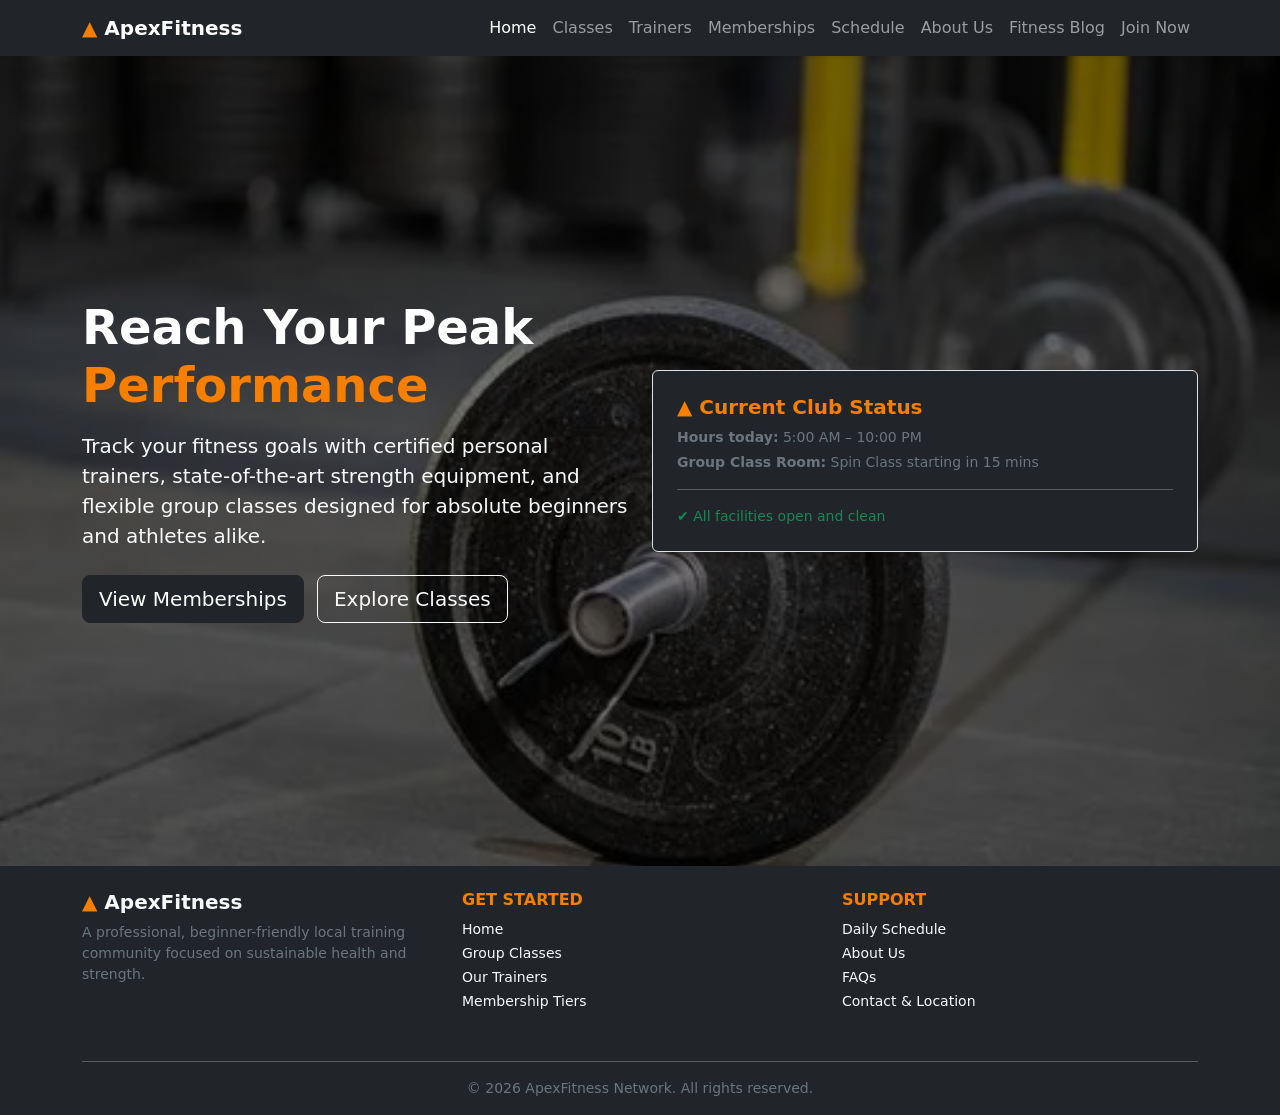
<file: index.html>
<!DOCTYPE html>
<html lang="en">

<!-- Imports Bootstrap and the custom stylesheet used across the website -->
<head>
    <meta charset="UTF-8">
    <meta name="viewport" content="width=device-width, initial-scale=1.0">
    <title>ApexFitness | Reach Your Peak Performance</title>
    <link href="https://cdn.jsdelivr.net/npm/bootstrap@5.3.3/dist/css/bootstrap.min.css" rel="stylesheet">
    <link rel="stylesheet" href="css/style.css">
</head>
<body>

    <!-- Responsive navigation bar for moving between all website pages -->
    <header>
        <nav class="navbar navbar-expand-lg navbar-dark bg-dark shadow-sm">
            <div class="container">
                <a class="navbar-brand fw-bold" href="index.html">
                    <span class="text-fitness-orange">▲</span> ApexFitness
                </a>
                <button class="navbar-toggler" type="button" data-bs-toggle="collapse" data-bs-target="#navMenu">
                    <span class="navbar-toggler-icon"></span>
                </button>
                <div class="collapse navbar-collapse" id="navMenu">
                    <ul class="navbar-nav ms-auto">
                        <li class="nav-item"><a class="nav-link active" href="index.html">Home</a></li>
                        <li class="nav-item"><a class="nav-link" href="classes.html">Classes</a></li>
                        <li class="nav-item"><a class="nav-link" href="trainers.html">Trainers</a></li>
                        <li class="nav-item"><a class="nav-link" href="pricing.html">Memberships</a></li>
                        <li class="nav-item"><a class="nav-link" href="schedule.html">Schedule</a></li>
                        <li class="nav-item"><a class="nav-link" href="about.html">About Us</a></li>
                        <li class="nav-item"><a class="nav-link" href="blog.html">Fitness Blog</a></li>
                        <li class="nav-item"><a class="nav-link" href="contact.html">Join Now</a></li>
                    </ul>
                </div>
            </div>
        </nav>
    </header>

    <!-- Main content area unique to this page -->
    <main>
    <!-- Hero section introducing the gym and primary call-to-action buttons -->
    <section class="hero-section">
    <div class="container py-5">
        <!-- Call-to-action buttons directing users to key pages -->
        <div class="row align-items-center">
            <!-- Left column containing the welcome message and navigation buttons -->
            <div class="col-md-6">
                <h1 class="display-5 fw-bold text-white mb-3">
                    Reach Your Peak <span class="text-fitness-orange">Performance</span>
                </h1>
                <p class="lead text-light mb-4">
                    Track your fitness goals with certified personal trainers, state-of-the-art strength equipment, and flexible group classes designed for absolute beginners and athletes alike.
                </p>
                <div>
                    <a href="pricing.html" class="btn btn-dark btn-lg me-2">View Memberships</a>
                    <a href="classes.html" class="btn btn-outline-light btn-lg">Explore Classes</a>
                </div>
            </div>
                <!-- Right column displaying the gym's current status card -->
                <div class="col-md-6 d-none d-md-block">
                <!-- Information card showing today's gym status and operating hours -->
                <div class="bg-dark text-white p-4 rounded border shadow-sm">
                    <h5 class="fw-bold mb-2 text-fitness-orange">▲ Current Club Status</h5>
                    <p class="mb-1 small text-secondary"><strong>Hours today:</strong> 5:00 AM – 10:00 PM</p>
                    <p class="mb-1 small text-secondary"><strong>Group Class Room:</strong> Spin Class starting in 15 mins</p>
                    <hr class="bg-secondary">
                    <p class="mb-0 text-success small">✔ All facilities open and clean</p>
                </div>
            </div>
        </div>
    </div>
    </section>
</main>

    <!-- Footer with quick navigation links and copyright information -->
    <footer class="bg-dark text-light pt-4 pb-3">
            <div class="container">
                <div class="row">
                    <div class="col-md-4 mb-3">
                        <h5 class="fw-bold"><span class="text-fitness-orange">▲</span> ApexFitness</h5>
                        <p class="text-secondary small">A professional, beginner-friendly local training community focused on sustainable health and strength.</p>
                    </div>
                    <div class="col-md-4 mb-3 footer-links">
                        <h6 class="text-uppercase fw-bold text-fitness-orange">Get Started</h6>
                        <ul class="list-unstyled">
                            <li><a href="index.html" class="text-light text-decoration-none small">Home</a></li>
                            <li><a href="classes.html" class="text-light text-decoration-none small">Group Classes</a></li>
                            <li><a href="trainers.html" class="text-light text-decoration-none small">Our Trainers</a></li>
                            <li><a href="pricing.html" class="text-light text-decoration-none small">Membership Tiers</a></li>
                        </ul>
                    </div>
                    <div class="col-md-4 mb-3 footer-links">
                        <h6 class="text-uppercase fw-bold text-fitness-orange">Support</h6>
                        <ul class="list-unstyled">
                            <li><a href="schedule.html" class="text-light text-decoration-none small">Daily Schedule</a></li>
                            <li><a href="about.html" class="text-light text-decoration-none small">About Us</a></li>
                            <li><a href="faq.html" class="text-light text-decoration-none small">FAQs</a></li>
                            <li><a href="contact.html" class="text-light text-decoration-none small">Contact & Location</a></li>
                        </ul>
                    </div>
                </div>
                <hr class="bg-secondary">
                <div class="text-center text-secondary small">
                    <p class="mb-0">&copy; 2026 ApexFitness Network. All rights reserved.</p>
                </div>
            </div>
    </footer>

    <script src="https://cdn.jsdelivr.net/npm/bootstrap@5.3.3/dist/js/bootstrap.bundle.min.js"></script>
    <script src="js/app.js"></script>
</body>
</html>
</file>
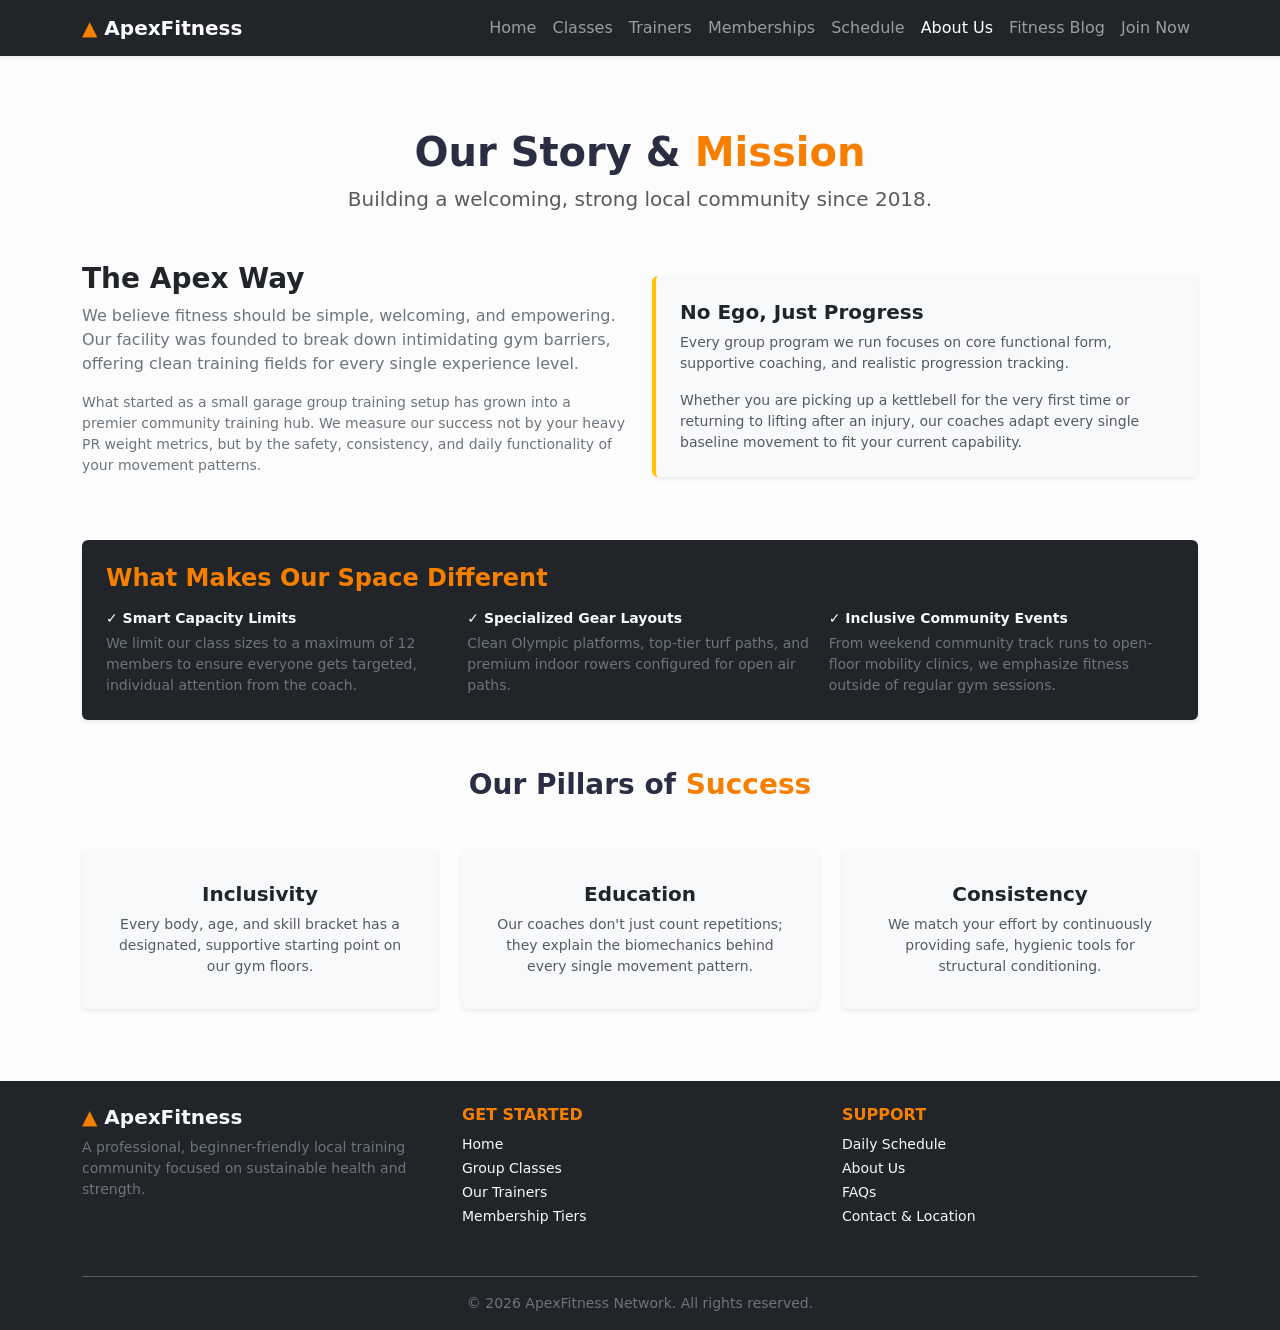
<file: about.html>
<!DOCTYPE html>
<html lang="en">
<head>
    <meta charset="UTF-8">
    <meta name="viewport" content="width=device-width, initial-scale=1.0">
    <title>ApexFitness | About Our Team</title>
    <link href="https://cdn.jsdelivr.net/npm/bootstrap@5.3.3/dist/css/bootstrap.min.css" rel="stylesheet">
    <link rel="stylesheet" href="css/style.css">
</head>
<body>
    <!-- Navigation bar -->
    <header>
        <nav class="navbar navbar-expand-lg navbar-dark bg-dark shadow-sm">
            <div class="container">
                <a class="navbar-brand fw-bold" href="index.html"><span class="text-fitness-orange">▲</span> ApexFitness</a>
                <button class="navbar-toggler" type="button" data-bs-toggle="collapse" data-bs-target="#navMenu"><span class="navbar-toggler-icon"></span></button>
                <div class="collapse navbar-collapse" id="navMenu">
                    <ul class="navbar-nav ms-auto">
                        <li class="nav-item"><a class="nav-link" href="index.html">Home</a></li>
                        <li class="nav-item"><a class="nav-link" href="classes.html">Classes</a></li>
                        <li class="nav-item"><a class="nav-link" href="trainers.html">Trainers</a></li>
                        <li class="nav-item"><a class="nav-link" href="pricing.html">Memberships</a></li>
                        <li class="nav-item"><a class="nav-link" href="schedule.html">Schedule</a></li>
                        <li class="nav-item"><a class="nav-link active" href="about.html">About Us</a></li>
                        <li class="nav-item"><a class="nav-link" href="blog.html">Fitness Blog</a></li>
                        <li class="nav-item"><a class="nav-link" href="contact.html">Join Now</a></li>
                    </ul>
                </div>
            </div>
        </nav>
    </header>

        <!-- Main page content -->
    <main class="py-5">
        <div class="container my-4">
            <div class="text-center mb-5">
                <h1 class="fw-bold">Our Story & <span class="text-fitness-orange">Mission</span></h1>
                <p class="lead text-muted">Building a welcoming, strong local community since 2018.</p>
            </div>

            <div class="row align-items-center mb-5">
                <div class="col-md-6">
                    <h3 class="fw-bold text-dark">The Apex Way</h3>
                    <p class="text-secondary">We believe fitness should be simple, welcoming, and empowering. Our facility was founded to break down intimidating gym barriers, offering clean training fields for every single experience level.</p>
                    <p class="text-secondary small">What started as a small garage group training setup has grown into a premier community training hub. We measure our success not by your heavy PR weight metrics, but by the safety, consistency, and daily functionality of your movement patterns.</p>
                </div>
                <div class="col-md-6">
                    <div class="bg-light p-4 rounded border-start border-4 border-warning shadow-sm">
                        <h5 class="fw-bold text-dark">No Ego, Just Progress</h5>
                        <p class="text-muted small mb-3">Every group program we run focuses on core functional form, supportive coaching, and realistic progression tracking.</p>
                        <p class="text-muted small mb-0">Whether you are picking up a kettlebell for the very first time or returning to lifting after an injury, our coaches adapt every single baseline movement to fit your current capability.</p>
                    </div>
                </div>
            </div>

            <div class="row mb-5">
                <div class="col-12">
                    <div class="p-4 rounded bg-dark text-light shadow-sm">
                        <h4 class="fw-bold text-fitness-orange mb-3">What Makes Our Space Different</h4>
                        <div class="row g-3 text-secondary small">
                            <div class="col-md-4">
                                <strong class="text-light d-block mb-1">✓ Smart Capacity Limits</strong>
                                We limit our class sizes to a maximum of 12 members to ensure everyone gets targeted, individual attention from the coach.
                            </div>
                            <div class="col-md-4">
                                <strong class="text-light d-block mb-1">✓ Specialized Gear Layouts</strong>
                                Clean Olympic platforms, top-tier turf paths, and premium indoor rowers configured for open air paths.
                            </div>
                            <div class="col-md-4">
                                <strong class="text-light d-block mb-1">✓ Inclusive Community Events</strong>
                                From weekend community track runs to open-floor mobility clinics, we emphasize fitness outside of regular gym sessions.
                            </div>
                        </div>
                    </div>
                </div>
            </div>

            <div class="text-center my-5">
                 <h2 class="fw-bold h3">Our Pillars of <span class="text-fitness-orange">Success</span></h2>
            </div>

            <div class="row row-cols-1 row-cols-md-3 g-4">
                <div class="col">
                    <div class="card h-100 border-0 bg-light text-center p-3 shadow-sm">
                        <div class="card-body">
                            <h5 class="card-title fw-bold">Inclusivity</h5>
                            <p class="card-text text-muted small">Every body, age, and skill bracket has a designated, supportive starting point on our gym floors.</p>
                        </div>
                    </div>
                </div>
                <div class="col">
                    <div class="card h-100 border-0 bg-light text-center p-3 shadow-sm">
                        <div class="card-body">
                            <h5 class="card-title fw-bold">Education</h5>
                            <p class="card-text text-muted small">Our coaches don't just count repetitions; they explain the biomechanics behind every single movement pattern.</p>
                        </div>
                    </div>
                </div>
                <div class="col">
                    <div class="card h-100 border-0 bg-light text-center p-3 shadow-sm">
                        <div class="card-body">
                            <h5 class="card-title fw-bold">Consistency</h5>
                            <p class="card-text text-muted small">We match your effort by continuously providing safe, hygienic tools for structural conditioning.</p>
                        </div>
                    </div>
                </div>
            </div>

        </div>
     </main> 
     
     <!-- Footer -->
     <footer class="bg-dark text-light pt-4 pb-3">
        <div class="container">
            <div class="row">
                <div class="col-md-4 mb-3">
                    <h5 class="fw-bold"><span class="text-fitness-orange">▲</span> ApexFitness</h5>
                    <p class="text-secondary small">A professional, beginner-friendly local training community focused on sustainable health and strength.</p>
                </div>
                <div class="col-md-4 mb-3 footer-links">
                    <h6 class="text-uppercase fw-bold text-fitness-orange">Get Started</h6>
                    <ul class="list-unstyled">
                        <li><a href="index.html" class="text-light text-decoration-none small">Home</a></li>
                        <li><a href="classes.html" class="text-light text-decoration-none small">Group Classes</a></li>
                        <li><a href="trainers.html" class="text-light text-decoration-none small">Our Trainers</a></li>
                        <li><a href="pricing.html" class="text-light text-decoration-none small">Membership Tiers</a></li>
                    </ul>
                </div>
                <div class="col-md-4 mb-3 footer-links">
                    <h6 class="text-uppercase fw-bold text-fitness-orange">Support</h6>
                    <ul class="list-unstyled">
                        <li><a href="schedule.html" class="text-light text-decoration-none small">Daily Schedule</a></li>
                        <li><a href="about.html" class="text-light text-decoration-none small">About Us</a></li>
                        <li><a href="faq.html" class="text-light text-decoration-none small">FAQs</a></li>
                        <li><a href="contact.html" class="text-light text-decoration-none small">Contact & Location</a></li>
                    </ul>
                </div>
            </div>
            <hr class="bg-secondary">
            <div class="text-center text-secondary small">
                <p class="mb-0">&copy; 2026 ApexFitness Network. All rights reserved.</p>
            </div>
        </div>
    </footer>
    <script src="https://cdn.jsdelivr.net/npm/bootstrap@5.3.3/dist/js/bootstrap.bundle.min.js"></script>
</body>
</html>
</file>
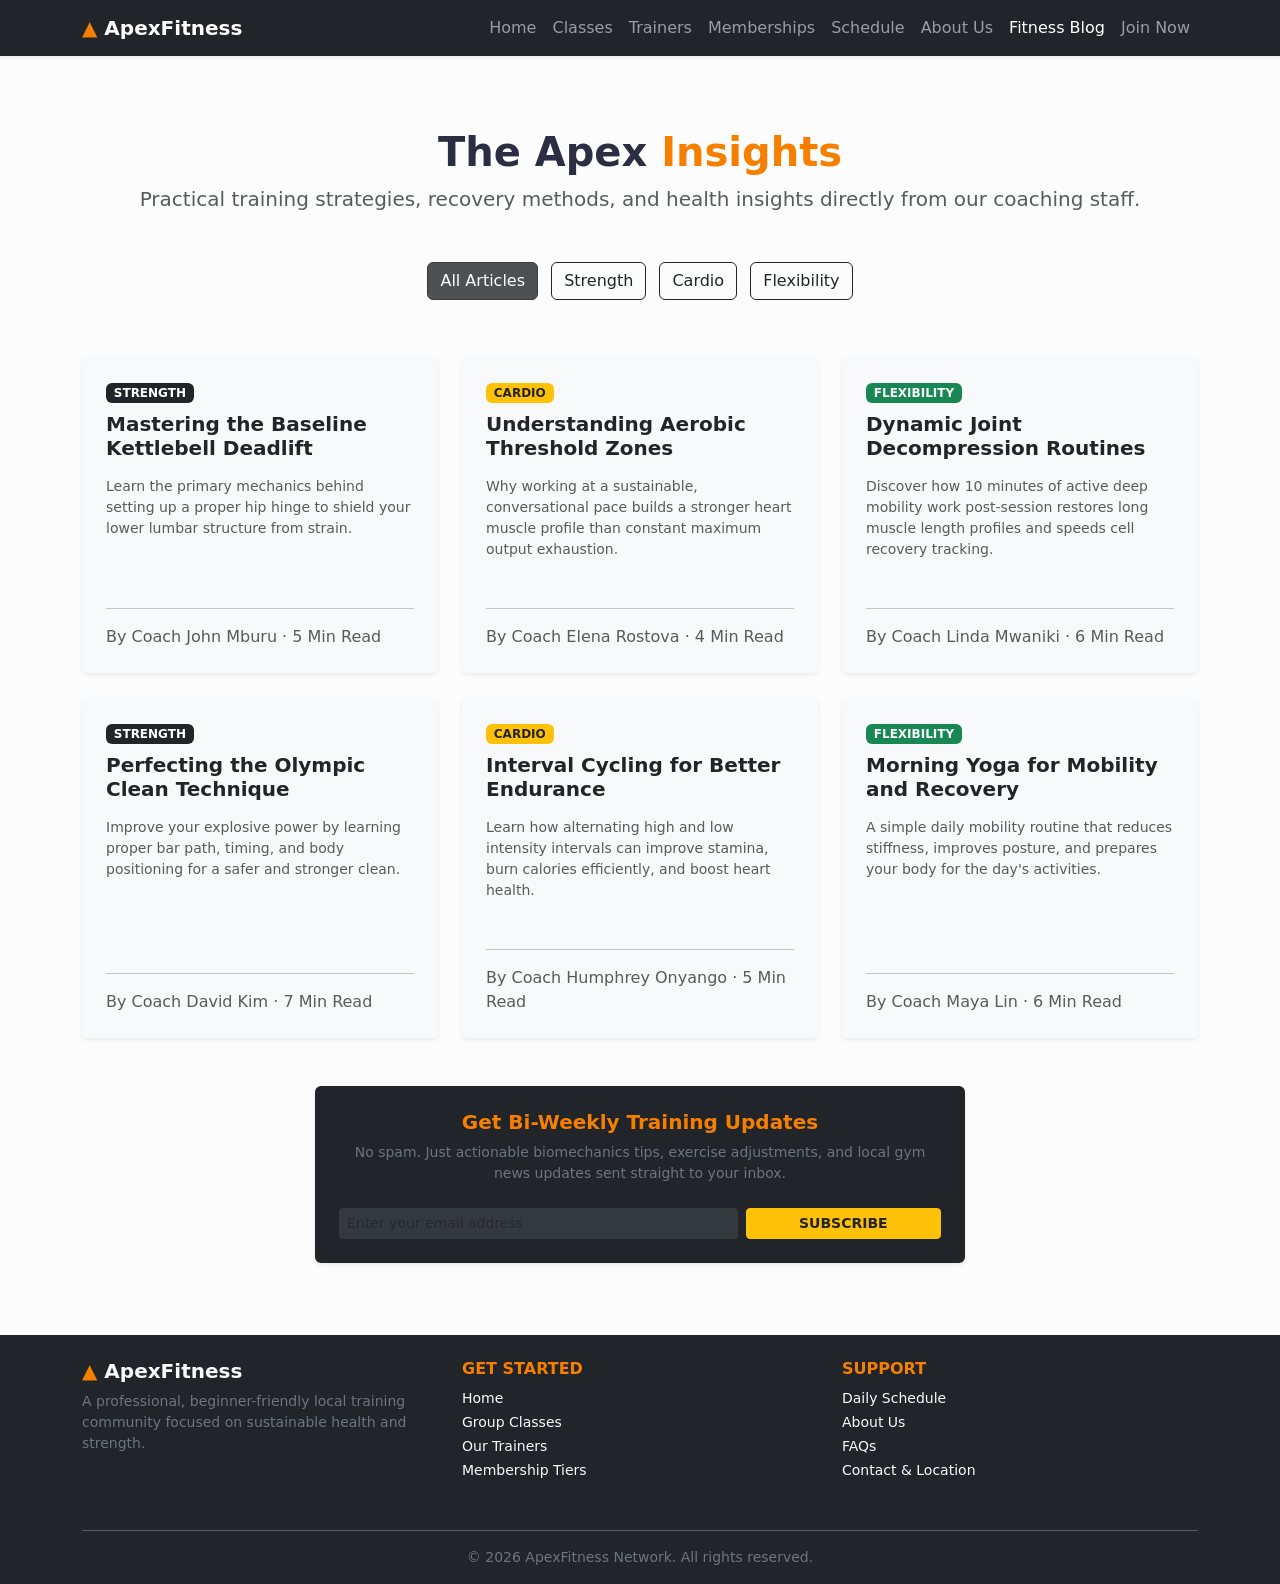
<file: blog.html>
<!DOCTYPE html>
<html lang="en">
<head>
    <meta charset="UTF-8">
    <meta name="viewport" content="width=device-width, initial-scale=1.0">
    <title>ApexFitness | Fitness Blog</title>
    <link href="https://cdn.jsdelivr.net/npm/bootstrap@5.3.3/dist/css/bootstrap.min.css" rel="stylesheet">
    <link rel="stylesheet" href="css/style.css">
</head>
<body>

    <header>
        <nav class="navbar navbar-expand-lg navbar-dark bg-dark shadow-sm">
            <div class="container">
                <a class="navbar-brand fw-bold" href="index.html"><span class="text-fitness-orange">▲</span> ApexFitness</a>
                <button class="navbar-toggler" type="button" data-bs-toggle="collapse" data-bs-target="#navMenu"><span class="navbar-toggler-icon"></span></button>
                <div class="collapse navbar-collapse" id="navMenu">
                    <ul class="navbar-nav ms-auto">
                        <li class="nav-item"><a class="nav-link" href="index.html">Home</a></li>
                        <li class="nav-item"><a class="nav-link" href="classes.html">Classes</a></li>
                        <li class="nav-item"><a class="nav-link" href="trainers.html">Trainers</a></li>
                        <li class="nav-item"><a class="nav-link" href="pricing.html">Memberships</a></li>
                        <li class="nav-item"><a class="nav-link" href="schedule.html">Schedule</a></li>
                        <li class="nav-item"><a class="nav-link" href="about.html">About Us</a></li>
                        <li class="nav-item"><a class="nav-link active" href="blog.html">Fitness Blog</a></li>
                        <li class="nav-item"><a class="nav-link" href="contact.html">Join Now</a></li>
                    </ul>
                </div>
            </div>
        </nav>
    </header>

    <main class="py-5">
        <div class="container my-4">
            <div class="text-center mb-5">
                <h1 class="fw-bold">The Apex <span class="text-fitness-orange">Insights</span></h1>
                <p class="lead text-muted">Practical training strategies, recovery methods, and health insights directly from our coaching staff.</p>
            </div>

            <div class="text-center mb-5">
                <button type="button" class="btn btn-dark active filter-btn mx-1 mb-2" data-filter="all">All Articles</button>
                <button type="button" class="btn btn-outline-dark filter-btn mx-1 mb-2" data-filter="strength">Strength</button>
                <button type="button" class="btn btn-outline-dark filter-btn mx-1 mb-2" data-filter="cardio">Cardio</button>
                <button type="button" class="btn btn-outline-dark filter-btn mx-1 mb-2" data-filter="flexibility">Flexibility</button>
            </div>

            <div class="row row-cols-1 row-cols-md-3 g-4" id="blogGrid">
                <!-- Strength post -->
                <div class="col filter-item" data-category="strength">
                    <div class="card h-100 border-0 bg-light shadow-sm">
                        <div class="card-body p-4">
                            <div class="mb-2">
                                <span class="badge bg-dark text-uppercase small">Strength</span>
                            </div>
                            <h4 class="h5 card-title fw-bold text-dark mb-3">Mastering the Baseline Kettlebell Deadlift</h4>
                            <p class="card-text text-muted small">Learn the primary mechanics behind setting up a proper hip hinge to shield your lower lumbar structure from strain.</p>
                        </div>
                        <div class="card-footer bg-transparent border-0 px-4 pb-4">
                            <hr class="opacity-25 my-3">
                            <div class="d-flex justify-between align-items-center">
                                <span class="text-muted extra-small">By Coach John Mburu · 5 Min Read</span>
                            </div>
                        </div>
                    </div>
                </div>
                <!-- Cardio Post -->
                <div class="col filter-item" data-category="cardio">
                    <div class="card h-100 border-0 bg-light shadow-sm">
                        <div class="card-body p-4">
                            <div class="mb-2">
                                <span class="badge bg-warning text-dark text-uppercase small">Cardio</span>
                            </div>
                            <h4 class="h5 card-title fw-bold text-dark mb-3">Understanding Aerobic Threshold Zones</h4>
                            <p class="card-text text-muted small">Why working at a sustainable, conversational pace builds a stronger heart muscle profile than constant maximum output exhaustion.</p>
                        </div>
                        <div class="card-footer bg-transparent border-0 px-4 pb-4">
                            <hr class="opacity-25 my-3">
                            <div class="d-flex justify-between align-items-center">
                                <span class="text-muted extra-small">By Coach Elena Rostova · 4 Min Read</span>
                            </div>
                        </div>
                    </div>
                </div>
                <!-- Flexibility Post -->
                <div class="col filter-item" data-category="flexibility">
                    <div class="card h-100 border-0 bg-light shadow-sm">
                        <div class="card-body p-4">
                            <div class="mb-2">
                                <span class="badge bg-success text-light text-uppercase small">Flexibility</span>
                            </div>
                            <h4 class="h5 card-title fw-bold text-dark mb-3">Dynamic Joint Decompression Routines</h4>
                            <p class="card-text text-muted small">Discover how 10 minutes of active deep mobility work post-session restores long muscle length profiles and speeds cell recovery tracking.</p>
                        </div>
                        <div class="card-footer bg-transparent border-0 px-4 pb-4">
                            <hr class="opacity-25 my-3">
                            <div class="d-flex justify-between align-items-center">
                                <span class="text-muted extra-small">By Coach Linda Mwaniki · 6 Min Read</span>
                            </div>
                        </div>
                    </div>
                </div>
                <!-- Strength Post -->
                <div class="col filter-item" data-category="strength">
                    <div class="card h-100 border-0 bg-light shadow-sm">
                        <div class="card-body p-4">
                            <div class="mb-2">
                                <span class="badge bg-dark text-uppercase small">Strength</span>
                            </div>
                            <h4 class="h5 card-title fw-bold text-dark mb-3">Perfecting the Olympic Clean Technique</h4>
                            <p class="card-text text-muted small">Improve your explosive power by learning proper bar path, timing, and body positioning for a safer and stronger clean.</p>
                        </div>
                        <div class="card-footer bg-transparent border-0 px-4 pb-4">
                            <hr class="opacity-25 my-3">
                            <div class="d-flex justify-between align-items-center">
                                <span class="text-muted extra-small">By Coach David Kim · 7 Min Read</span>
                            </div>
                        </div>
                    </div>
                </div>

                <!-- Cardio Post -->
                <div class="col filter-item" data-category="cardio">
                    <div class="card h-100 border-0 bg-light shadow-sm">
                        <div class="card-body p-4">
                            <div class="mb-2">
                                <span class="badge bg-warning text-dark text-uppercase small">Cardio</span>
                            </div>
                            <h4 class="h5 card-title fw-bold text-dark mb-3">Interval Cycling for Better Endurance</h4>
                            <p class="card-text text-muted small">Learn how alternating high and low intensity intervals can improve stamina, burn calories efficiently, and boost heart health.</p>
                        </div>
                        <div class="card-footer bg-transparent border-0 px-4 pb-4">
                            <hr class="opacity-25 my-3">
                            <div class="d-flex justify-between align-items-center">
                                <span class="text-muted extra-small">By Coach Humphrey Onyango · 5 Min Read</span>
                            </div>
                        </div>
                    </div>
                </div>

                <!-- Flexibility Post -->
                <div class="col filter-item" data-category="flexibility">
                    <div class="card h-100 border-0 bg-light shadow-sm">
                        <div class="card-body p-4">
                            <div class="mb-2">
                                <span class="badge bg-success text-light text-uppercase small">Flexibility</span>
                            </div>
                            <h4 class="h5 card-title fw-bold text-dark mb-3">Morning Yoga for Mobility and Recovery</h4>
                            <p class="card-text text-muted small">A simple daily mobility routine that reduces stiffness, improves posture, and prepares your body for the day's activities.</p>
                        </div>
                        <div class="card-footer bg-transparent border-0 px-4 pb-4">
                            <hr class="opacity-25 my-3">
                            <div class="d-flex justify-between align-items-center">
                                <span class="text-muted extra-small">By Coach Maya Lin · 6 Min Read</span>
                            </div>
                        </div>
                    </div>
                </div>
                

            </div>
            <!-- Blog Newsletter Join Callout -->
            <div class="mt-5 p-4 rounded bg-dark text-light shadow-sm text-center max-width-md mx-auto" style="max-width: 650px;">
                <h4 class="fw-bold text-fitness-orange mb-2 h5">Get Bi-Weekly Training Updates</h4>
                <p class="text-secondary small mb-4">No spam. Just actionable biomechanics tips, exercise adjustments, and local gym news updates sent straight to your inbox.</p>
                <form class="row g-2 justify-content-center" onsubmit="event.preventDefault();">
                    <div class="col-sm-8">
                        <input type="email" class="form-control form-control-sm border-0 bg-secondary bg-opacity-25 text-white small" placeholder="Enter your email address" required>
                    </div>
                    <div class="col-sm-4">
                        <button type="submit" class="btn btn-warning btn-sm w-100 fw-bold text-dark text-uppercase">Subscribe</button>
                    </div>
                </form>
            </div>
        </div>
    </main>

    <footer class="bg-dark text-light pt-4 pb-3">
        <div class="container">
            <div class="row">
                <div class="col-md-4 mb-3">
                    <h5 class="fw-bold"><span class="text-fitness-orange">▲</span> ApexFitness</h5>
                    <p class="text-secondary small">A professional, beginner-friendly local training community focused on sustainable health and strength.</p>
                </div>
                <div class="col-md-4 mb-3 footer-links">
                    <h6 class="text-uppercase fw-bold text-fitness-orange">Get Started</h6>
                    <ul class="list-unstyled">
                        <li><a href="index.html" class="text-light text-decoration-none small">Home</a></li>
                        <li><a href="classes.html" class="text-light text-decoration-none small">Group Classes</a></li>
                        <li><a href="trainers.html" class="text-light text-decoration-none small">Our Trainers</a></li>
                        <li><a href="pricing.html" class="text-light text-decoration-none small">Membership Tiers</a></li>
                    </ul>
                </div>
                <div class="col-md-4 mb-3 footer-links">
                    <h6 class="text-uppercase fw-bold text-fitness-orange">Support</h6>
                    <ul class="list-unstyled">
                        <li><a href="schedule.html" class="text-light text-decoration-none small">Daily Schedule</a></li>
                        <li><a href="about.html" class="text-light text-decoration-none small">About Us</a></li>
                        <li><a href="faq.html" class="text-light text-decoration-none small">FAQs</a></li>
                        <li><a href="contact.html" class="text-light text-decoration-none small">Contact & Location</a></li>
                    </ul>
                </div>
            </div>
            <hr class="bg-secondary">
            <div class="text-center text-secondary small">
                <p class="mb-0">&copy; 2026 ApexFitness Network. All rights reserved.</p>
            </div>
        </div>
    </footer>

    <script src="js/app.js"></script>
    <script src="https://cdn.jsdelivr.net/npm/bootstrap@5.3.3/dist/js/bootstrap.bundle.min.js"></script>
</body>
</html>
</file>
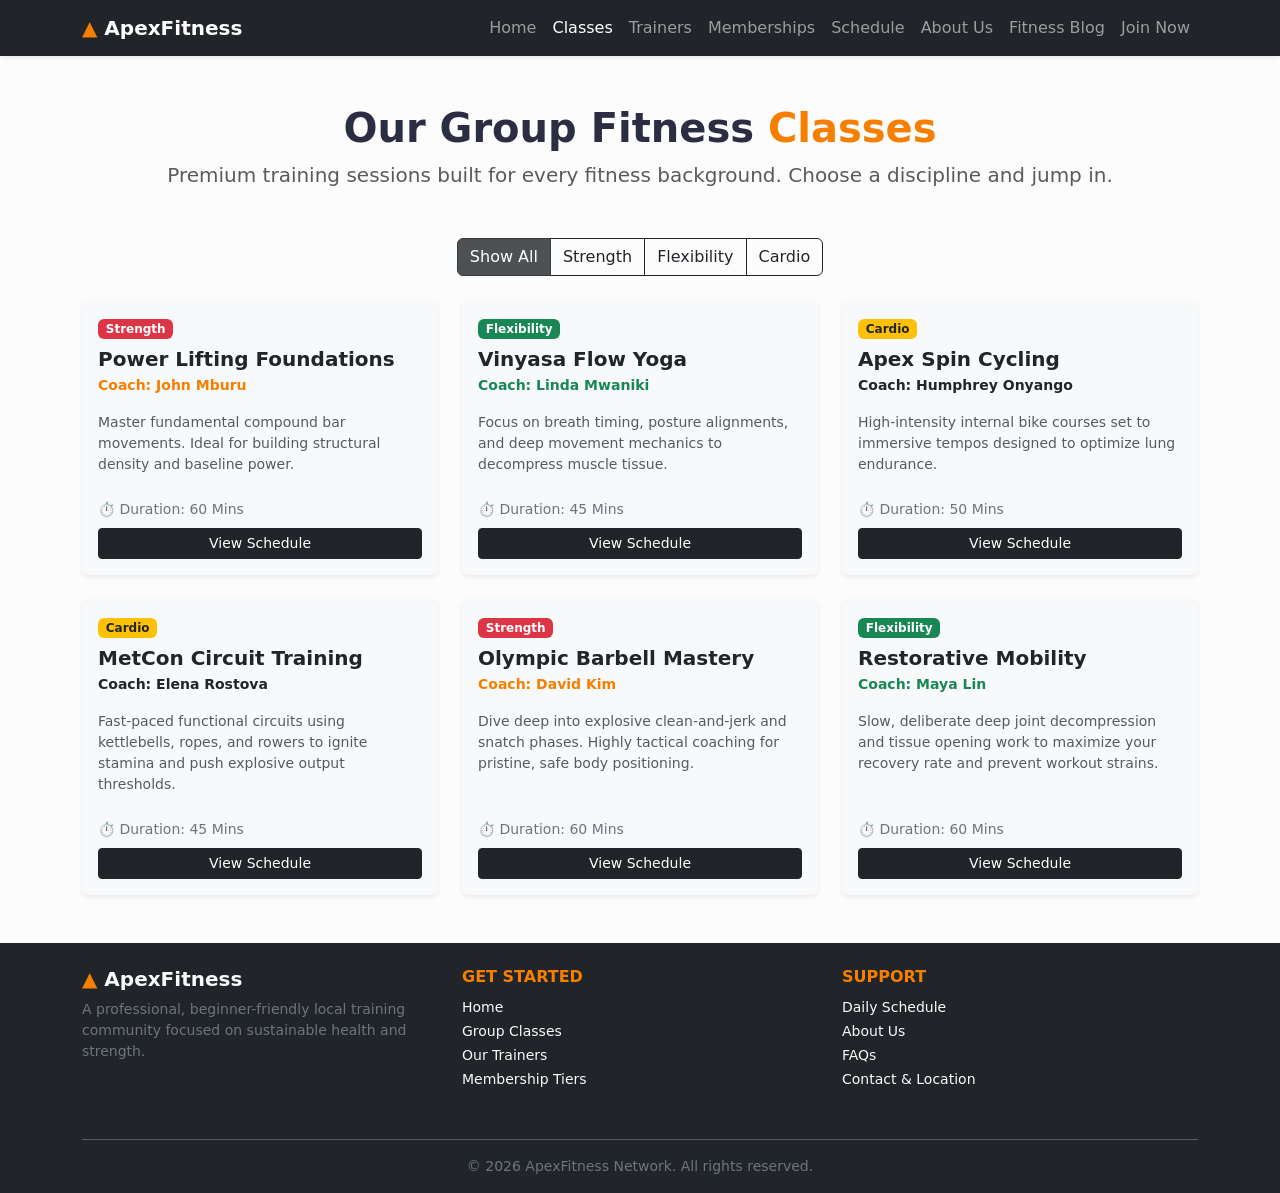
<file: classes.html>
<!DOCTYPE html>
<html lang="en">
<head>
    <meta charset="UTF-8">
    <meta name="viewport" content="width=device-width, initial-scale=1.0">
    <title>ApexFitness | Our Classes</title>
    <link href="https://cdn.jsdelivr.net/npm/bootstrap@5.3.3/dist/css/bootstrap.min.css" rel="stylesheet">
    <link rel="stylesheet" href="css/style.css">
</head>
<body>

    <header>
        <nav class="navbar navbar-expand-lg navbar-dark bg-dark shadow-sm">
            <div class="container">
                <a class="navbar-brand fw-bold" href="index.html">
                    <span class="text-fitness-orange">▲</span> ApexFitness
                </a>
                <button class="navbar-toggler" type="button" data-bs-toggle="collapse" data-bs-target="#navMenu">
                    <span class="navbar-toggler-icon"></span>
                </button>
                <div class="collapse navbar-collapse" id="navMenu">
                    <ul class="navbar-nav ms-auto">
                        <li class="nav-item"><a class="nav-link" href="index.html">Home</a></li>
                        <li class="nav-item"><a class="nav-link active" href="classes.html">Classes</a></li>
                        <li class="nav-item"><a class="nav-link" href="trainers.html">Trainers</a></li>
                        <li class="nav-item"><a class="nav-link" href="pricing.html">Memberships</a></li>
                        <li class="nav-item"><a class="nav-link" href="schedule.html">Schedule</a></li>
                        <li class="nav-item"><a class="nav-link" href="about.html">About Us</a></li>
                        <li class="nav-item"><a class="nav-link" href="blog.html">Fitness Blog</a></li>
                        <li class="nav-item"><a class="nav-link" href="contact.html">Join Now</a></li>
                    </ul>
                </div>
            </div>
        </nav>
    </header>

    <main class="py-5">
        <div class="container">
            
            <div class="text-center mb-5">
                <h1 class="fw-bold">Our Group Fitness <span class="text-fitness-orange">Classes</span></h1>
                <p class="lead text-muted">Premium training sessions built for every fitness background. Choose a discipline and jump in.</p>
            </div>

            <div class="row mb-4">
                <div class="col-12 text-center">
                    <div class="btn-group flex-wrap" role="group" aria-label="Class Categories">
                        <button type="button" class="btn btn-dark active filter-btn" data-filter="all">Show All</button>
                        <button type="button" class="btn btn-outline-dark filter-btn" data-filter="strength">Strength</button>
                        <button type="button" class="btn btn-outline-dark filter-btn" data-filter="flexibility">Flexibility</button>
                        <button type="button" class="btn btn-outline-dark filter-btn" data-filter="cardio">Cardio</button>
                    </div>
                </div>
            </div>

            <div class="row row-cols-1 row-cols-md-3 g-4">
                
                <div class="col filter-item" data-category="strength">
                    <div class="card h-100 shadow-sm border-0 bg-light">
                        <div class="card-body">
                            <span class="badge bg-danger mb-2">Strength</span>
                            <h5 class="card-title fw-bold mb-1">Power Lifting Foundations</h5>
                            <p class="text-fitness-orange small fw-bold mb-3">Coach: John Mburu</p>
                            <p class="card-text text-muted small">
                                Master fundamental compound bar movements. Ideal for building structural density and baseline power.
                            </p>
                        </div>
                        <div class="card-footer bg-transparent border-0 pb-3">
                            <small class="text-secondary d-block mb-2">⏱ Duration: 60 Mins</small>
                            <a href="schedule.html" class="btn btn-sm btn-dark w-100">View Schedule</a>
                        </div>
                    </div>
                </div>

                <div class="col filter-item" data-category="flexibility">
                    <div class="card h-100 shadow-sm border-0 bg-light">
                        <div class="card-body">
                            <span class="badge bg-success mb-2">Flexibility</span>
                            <h5 class="card-title fw-bold mb-1">Vinyasa Flow Yoga</h5>
                            <p class="text-success small fw-bold mb-3">Coach: Linda Mwaniki</p>
                            <p class="card-text text-muted small">
                                Focus on breath timing, posture alignments, and deep movement mechanics to decompress muscle tissue.
                            </p>
                        </div>
                        <div class="card-footer bg-transparent border-0 pb-3">
                            <small class="text-secondary d-block mb-2">⏱ Duration: 45 Mins</small>
                            <a href="schedule.html" class="btn btn-sm btn-dark w-100">View Schedule</a>
                        </div>
                    </div>
                </div>

                <div class="col filter-item" data-category="cardio">
                    <div class="card h-100 shadow-sm border-0 bg-light">
                        <div class="card-body">
                            <span class="badge bg-warning text-dark mb-2">Cardio</span>
                            <h5 class="card-title fw-bold mb-1">Apex Spin Cycling</h5>
                            <p class="text-warning text-dark small fw-bold mb-3">Coach: Humphrey Onyango</p>
                            <p class="card-text text-muted small">
                                High-intensity internal bike courses set to immersive tempos designed to optimize lung endurance.
                            </p>
                        </div>
                        <div class="card-footer bg-transparent border-0 pb-3">
                            <small class="text-secondary d-block mb-2">⏱ Duration: 50 Mins</small>
                            <a href="schedule.html" class="btn btn-sm btn-dark w-100">View Schedule</a>
                        </div>
                    </div>
                </div>
                <div class="col filter-item" data-category="cardio">
                    <div class="card h-100 shadow-sm border-0 bg-light">
                        <div class="card-body">
                            <span class="badge bg-warning text-dark mb-2">Cardio</span>
                            <h5 class="card-title fw-bold mb-1">MetCon Circuit Training</h5>
                            <p class="text-warning text-dark small fw-bold mb-3">Coach: Elena Rostova</p>
                            <p class="card-text text-muted small">
                                Fast-paced functional circuits using kettlebells, ropes, and rowers to ignite stamina and push explosive output thresholds.
                            </p>
                        </div>
                        <div class="card-footer bg-transparent border-0 pb-3">
                            <small class="text-secondary d-block mb-2">⏱ Duration: 45 Mins</small>
                            <a href="schedule.html" class="btn btn-sm btn-dark w-100">View Schedule</a>
                        </div>
                    </div>
                </div>

                <div class="col filter-item" data-category="strength">
                    <div class="card h-100 shadow-sm border-0 bg-light">
                        <div class="card-body">
                            <span class="badge bg-danger mb-2">Strength</span>
                            <h5 class="card-title fw-bold mb-1">Olympic Barbell Mastery</h5>
                            <p class="text-fitness-orange small fw-bold mb-3">Coach: David Kim</p>
                            <p class="card-text text-muted small">
                                Dive deep into explosive clean-and-jerk and snatch phases. Highly tactical coaching for pristine, safe body positioning.
                            </p>
                        </div>
                        <div class="card-footer bg-transparent border-0 pb-3">
                            <small class="text-secondary d-block mb-2">⏱ Duration: 60 Mins</small>
                            <a href="schedule.html" class="btn btn-sm btn-dark w-100">View Schedule</a>
                        </div>
                    </div>
                </div>

                <div class="col filter-item" data-category="flexibility">
                    <div class="card h-100 shadow-sm border-0 bg-light">
                        <div class="card-body">
                            <span class="badge bg-success mb-2">Flexibility</span>
                            <h5 class="card-title fw-bold mb-1">Restorative Mobility</h5>
                            <p class="text-success small fw-bold mb-3">Coach: Maya Lin</p>
                            <p class="card-text text-muted small">
                                Slow, deliberate deep joint decompression and tissue opening work to maximize your recovery rate and prevent workout strains.
                            </p>
                        </div>
                        <div class="card-footer bg-transparent border-0 pb-3">
                            <small class="text-secondary d-block mb-2">⏱ Duration: 60 Mins</small>
                            <a href="schedule.html" class="btn btn-sm btn-dark w-100">View Schedule</a>
                        </div>
                    </div>
                </div>

            </div>
        </div>
    </main>

    <footer class="bg-dark text-light pt-4 pb-3">
        <div class="container">
            <div class="row">
                <div class="col-md-4 mb-3">
                    <h5 class="fw-bold"><span class="text-fitness-orange">▲</span> ApexFitness</h5>
                    <p class="text-secondary small">A professional, beginner-friendly local training community focused on sustainable health and strength.</p>
                </div>
                <div class="col-md-4 mb-3 footer-links">
                    <h6 class="text-uppercase fw-bold text-fitness-orange">Get Started</h6>
                    <ul class="list-unstyled">
                        <li><a href="index.html" class="text-light text-decoration-none small">Home</a></li>
                        <li><a href="classes.html" class="text-light text-decoration-none small">Group Classes</a></li>
                        <li><a href="trainers.html" class="text-light text-decoration-none small">Our Trainers</a></li>
                        <li><a href="pricing.html" class="text-light text-decoration-none small">Membership Tiers</a></li>
                    </ul>
                </div>
                <div class="col-md-4 mb-3 footer-links">
                    <h6 class="text-uppercase fw-bold text-fitness-orange">Support</h6>
                    <ul class="list-unstyled">
                        <li><a href="schedule.html" class="text-light text-decoration-none small">Daily Schedule</a></li>
                        <li><a href="about.html" class="text-light text-decoration-none small">About Us</a></li>
                        <li><a href="faq.html" class="text-light text-decoration-none small">FAQs</a></li>
                        <li><a href="contact.html" class="text-light text-decoration-none small">Contact & Location</a></li>
                    </ul>
                </div>
            </div>
            <hr class="bg-secondary">
            <div class="text-center text-secondary small">
                <p class="mb-0">&copy; 2026 ApexFitness Network. All rights reserved.</p>
            </div>
        </div>
    </footer>

    <script src="https://cdn.jsdelivr.net/npm/bootstrap@5.3.3/dist/js/bootstrap.bundle.min.js"></script>
    <script src="js/app.js"></script>
</body>
</html>
</file>
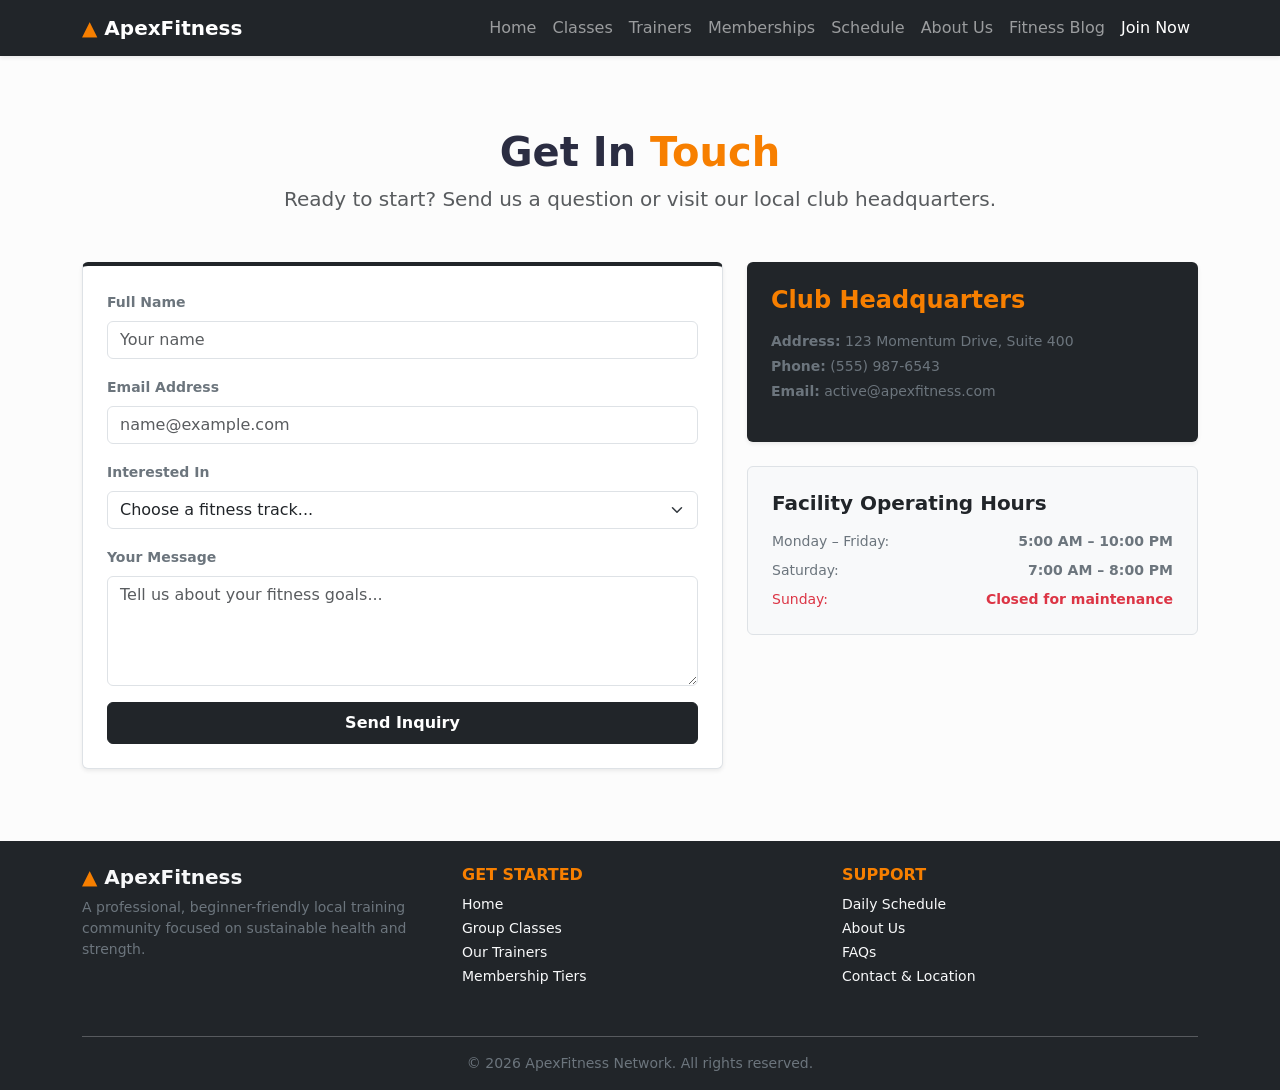
<file: contact.html>
<!DOCTYPE html>
<html lang="en">
<head>
    <meta charset="UTF-8">
    <meta name="viewport" content="width=device-width, initial-scale=1.0">
    <title>ApexFitness | Join Our Community</title>
    <link href="https://cdn.jsdelivr.net/npm/bootstrap@5.3.3/dist/css/bootstrap.min.css" rel="stylesheet">
    <link rel="stylesheet" href="css/style.css">
</head>
<body>
        <!-- Navigation bar -->
    <header>
        <nav class="navbar navbar-expand-lg navbar-dark bg-dark shadow-sm">
            <div class="container">
                <a class="navbar-brand fw-bold" href="index.html"><span class="text-fitness-orange">▲</span> ApexFitness</a>
                <button class="navbar-toggler" type="button" data-bs-toggle="collapse" data-bs-target="#navMenu"><span class="navbar-toggler-icon"></span></button>
                <div class="collapse navbar-collapse" id="navMenu">
                    <ul class="navbar-nav ms-auto">
                        <li class="nav-item"><a class="nav-link" href="index.html">Home</a></li>
                        <li class="nav-item"><a class="nav-link" href="classes.html">Classes</a></li>
                        <li class="nav-item"><a class="nav-link" href="trainers.html">Trainers</a></li>
                        <li class="nav-item"><a class="nav-link" href="pricing.html">Memberships</a></li>
                        <li class="nav-item"><a class="nav-link" href="schedule.html">Schedule</a></li>
                        <li class="nav-item"><a class="nav-link" href="about.html">About Us</a></li>
                        <li class="nav-item"><a class="nav-link" href="blog.html">Fitness Blog</a></li>
                        <li class="nav-item"><a class="nav-link active" href="contact.html">Join Now</a></li>
                    </ul>
                </div>
            </div>
        </nav>
    </header>
    
        <!-- Main content -->
    <main class="py-5">
        <div class="container my-4">
            <div class="text-center mb-5">
                <h1 class="fw-bold">Get In <span class="text-fitness-orange">Touch</span></h1>
                <p class="lead text-muted">Ready to start? Send us a question or visit our local club headquarters.</p>
            </div>

            <div class="row g-4">
                <!-- Contact form -->
                <div class="col-lg-7" id="formWrapperContainer">
                    <form id="contactGymForm" class="bg-white p-4 border rounded shadow-sm">
                        
                        <!-- Displays validation messages -->
                        <div id="formFeedback" class="d-none alert mb-4 p-3 small"></div>

                        <div class="mb-3">
                            <label for="userName" class="form-label fw-bold small text-secondary">Full Name</label>
                            <input type="text" class="form-control" id="userName" placeholder="Your name">
                        </div>
                        
                        <div class="mb-3">
                            <label for="userEmail" class="form-label fw-bold small text-secondary">Email Address</label>
                            <input type="email" class="form-control" id="userEmail" placeholder="name@example.com">
                        </div>
                        
                        <div class="mb-3">
                            <label for="classSelect" class="form-label fw-bold small text-secondary">Interested In</label>
                            <select class="form-select" id="classSelect">
                                <option value="" selected>Choose a fitness track...</option>
                                <option value="strength">Strength Training Foundations</option>
                                <option value="yoga">Vinyasa Flow Yoga</option>
                                <option value="spin">Apex Spin Cycling</option>
                            </select>
                        </div>
                        
                        <div class="mb-3">
                            <label for="userMsg" class="form-label fw-bold small text-secondary">Your Message</label>
                            <textarea class="form-control" id="userMsg" rows="4" placeholder="Tell us about your fitness goals..."></textarea>
                        </div>  
                        <button type="submit" class="btn btn-dark w-100 py-2 fw-bold">Send Inquiry</button>
                    </form>
                 </div> 

                 <!-- Contact details and opening hours -->
                 <div class="col-lg-5">
                    <div class="bg-dark text-white p-4 rounded shadow-sm mb-4">
                        <h4 class="fw-bold mb-3 text-fitness-orange">Club Headquarters</h4>
                        <p class="small text-secondary mb-1"><strong>Address:</strong> 123 Momentum Drive, Suite 400</p>
                        <p class="small text-secondary mb-1"><strong>Phone:</strong> (555) 987-6543</p>
                        <p class="small text-secondary"><strong>Email:</strong> active@apexfitness.com</p>
                    </div>
                    
                    <div class="bg-light p-4 rounded border">
                        <h5 class="fw-bold text-dark mb-3">Facility Operating Hours</h5>
                        <ul class="list-unstyled small text-secondary mb-0">
                            <li class="mb-2 d-flex justify-content-between"><span>Monday – Friday:</span> <strong>5:00 AM – 10:00 PM</strong></li>
                            <li class="mb-2 d-flex justify-content-between"><span>Saturday:</span> <strong>7:00 AM – 8:00 PM</strong></li>
                            <li class="text-danger d-flex justify-content-between"><span>Sunday:</span> <strong>Closed for maintenance</strong></li>
                        </ul>
                    </div>
                </div>
             </div> 
            </div> 
        </main>

        <!-- Footer -->
    <footer class="bg-dark text-light pt-4 pb-3">
            <div class="container">
                <div class="row">
                    <div class="col-md-4 mb-3">
                        <h5 class="fw-bold"><span class="text-fitness-orange">▲</span> ApexFitness</h5>
                        <p class="text-secondary small">A professional, beginner-friendly local training community focused on sustainable health and strength.</p>
                    </div>
                    <div class="col-md-4 mb-3 footer-links">
                        <h6 class="text-uppercase fw-bold text-fitness-orange">Get Started</h6>
                        <ul class="list-unstyled">
                            <li><a href="index.html" class="text-light text-decoration-none small">Home</a></li>
                            <li><a href="classes.html" class="text-light text-decoration-none small">Group Classes</a></li>
                            <li><a href="trainers.html" class="text-light text-decoration-none small">Our Trainers</a></li>
                            <li><a href="pricing.html" class="text-light text-decoration-none small">Membership Tiers</a></li>
                        </ul>
                    </div>
                    <div class="col-md-4 mb-3 footer-links">
                        <h6 class="text-uppercase fw-bold text-fitness-orange">Support</h6>
                        <ul class="list-unstyled">
                            <li><a href="schedule.html" class="text-light text-decoration-none small">Daily Schedule</a></li>
                            <li><a href="about.html" class="text-light text-decoration-none small">About Us</a></li>
                            <li><a href="faq.html" class="text-light text-decoration-none small">FAQs</a></li>
                            <li><a href="contact.html" class="text-light text-decoration-none small">Contact & Location</a></li>
                        </ul>
                    </div>
                </div>
                <hr class="bg-secondary">
                <div class="text-center text-secondary small">
                    <p class="mb-0">&copy; 2026 ApexFitness Network. All rights reserved.</p>
                </div>
            </div>
    </footer>
    <script src="js/app.js"></script>
    <script src="https://cdn.jsdelivr.net/npm/bootstrap@5.3.3/dist/js/bootstrap.bundle.min.js"></script>
</body>
</html>
</file>
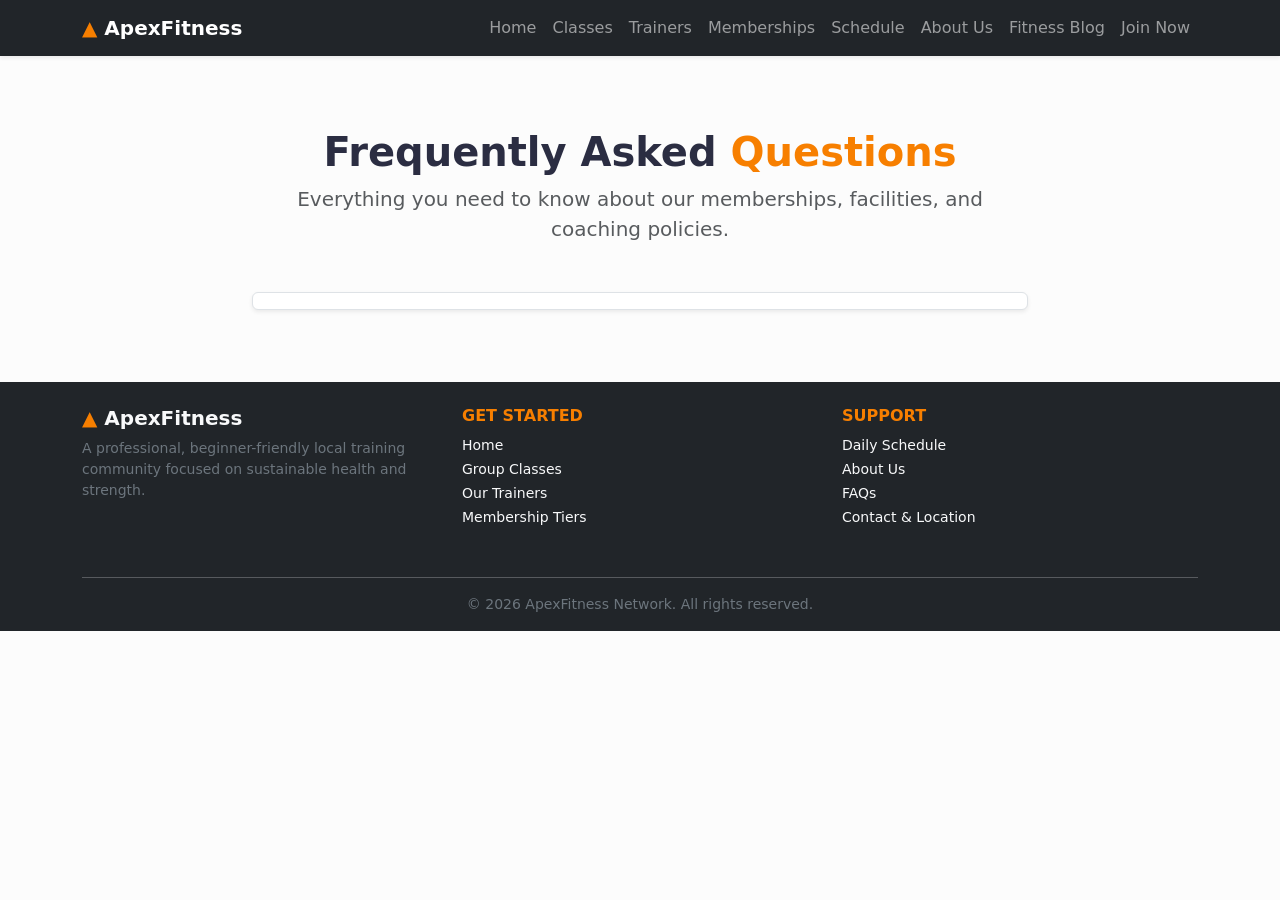
<file: faq.html>
<!DOCTYPE html>
<html lang="en">
<head>
    <meta charset="UTF-8">
    <meta name="viewport" content="width=device-width, initial-scale=1.0">
    <title>ApexFitness | Frequently Asked Questions</title>
    <link href="https://cdn.jsdelivr.net/npm/bootstrap@5.3.3/dist/css/bootstrap.min.css" rel="stylesheet">
    <link rel="stylesheet" href="css/style.css">
</head>
<body>

    <header>
        <nav class="navbar navbar-expand-lg navbar-dark bg-dark shadow-sm">
            <div class="container">
                <a class="navbar-brand fw-bold" href="index.html"><span class="text-fitness-orange">▲</span> ApexFitness</a>
                <button class="navbar-toggler" type="button" data-bs-toggle="collapse" data-bs-target="#navMenu"><span class="navbar-toggler-icon"></span></button>
                <div class="collapse navbar-collapse" id="navMenu">
                    <ul class="navbar-nav ms-auto">
                        <li class="nav-item"><a class="nav-link" href="index.html">Home</a></li>
                        <li class="nav-item"><a class="nav-link" href="classes.html">Classes</a></li>
                        <li class="nav-item"><a class="nav-link" href="trainers.html">Trainers</a></li>
                        <li class="nav-item"><a class="nav-link" href="pricing.html">Memberships</a></li>
                        <li class="nav-item"><a class="nav-link" href="schedule.html">Schedule</a></li>
                        <li class="nav-item"><a class="nav-link" href="about.html">About Us</a></li>
                        <li class="nav-item"><a class="nav-link" href="blog.html">Fitness Blog</a></li>
                        <li class="nav-item"><a class="nav-link" href="contact.html">Join Now</a></li>
                    </ul>
                </div>
            </div>
        </nav>
    </header>

    <main class="py-5">
        <div class="container my-4" style="max-width: 800px;">
            <div class="text-center mb-5">
                <h1 class="fw-bold">Frequently Asked <span class="text-fitness-orange">Questions</span></h1>
                <p class="lead text-muted">Everything you need to know about our memberships, facilities, and coaching policies.</p>
            </div>

            <div class="accordion accordion-flush shadow-sm border rounded bg-white p-2" id="mainGymFAQ">
                

            </div>

        </div>
    </main>

    <footer class="bg-dark text-light pt-4 pb-3">
        <div class="container">
            <div class="row">
                <div class="col-md-4 mb-3">
                    <h5 class="fw-bold"><span class="text-fitness-orange">▲</span> ApexFitness</h5>
                    <p class="text-secondary small">A professional, beginner-friendly local training community focused on sustainable health and strength.</p>
                </div>
                <div class="col-md-4 mb-3 footer-links">
                    <h6 class="text-uppercase fw-bold text-fitness-orange">Get Started</h6>
                    <ul class="list-unstyled">
                        <li><a href="index.html" class="text-light text-decoration-none small">Home</a></li>
                        <li><a href="classes.html" class="text-light text-decoration-none small">Group Classes</a></li>
                        <li><a href="trainers.html" class="text-light text-decoration-none small">Our Trainers</a></li>
                        <li><a href="pricing.html" class="text-light text-decoration-none small">Membership Tiers</a></li>
                    </ul>
                </div>
                <div class="col-md-4 mb-3 footer-links">
                    <h6 class="text-uppercase fw-bold text-fitness-orange">Support</h6>
                    <ul class="list-unstyled">
                        <li><a href="schedule.html" class="text-light text-decoration-none small">Daily Schedule</a></li>
                        <li><a href="about.html" class="text-light text-decoration-none small">About Us</a></li>
                        <li><a href="faq.html" class="text-light text-decoration-none small">FAQs</a></li>
                        <li><a href="contact.html" class="text-light text-decoration-none small">Contact & Location</a></li>
                    </ul>
                </div>
            </div>
            <hr class="bg-secondary">
            <div class="text-center text-secondary small">
                <p class="mb-0">&copy; 2026 ApexFitness Network. All rights reserved.</p>
            </div>
        </div>
    </footer>

    <script src="https://cdn.jsdelivr.net/npm/bootstrap@5.3.3/dist/js/bootstrap.bundle.min.js"></script>
</body>
</html>
</file>
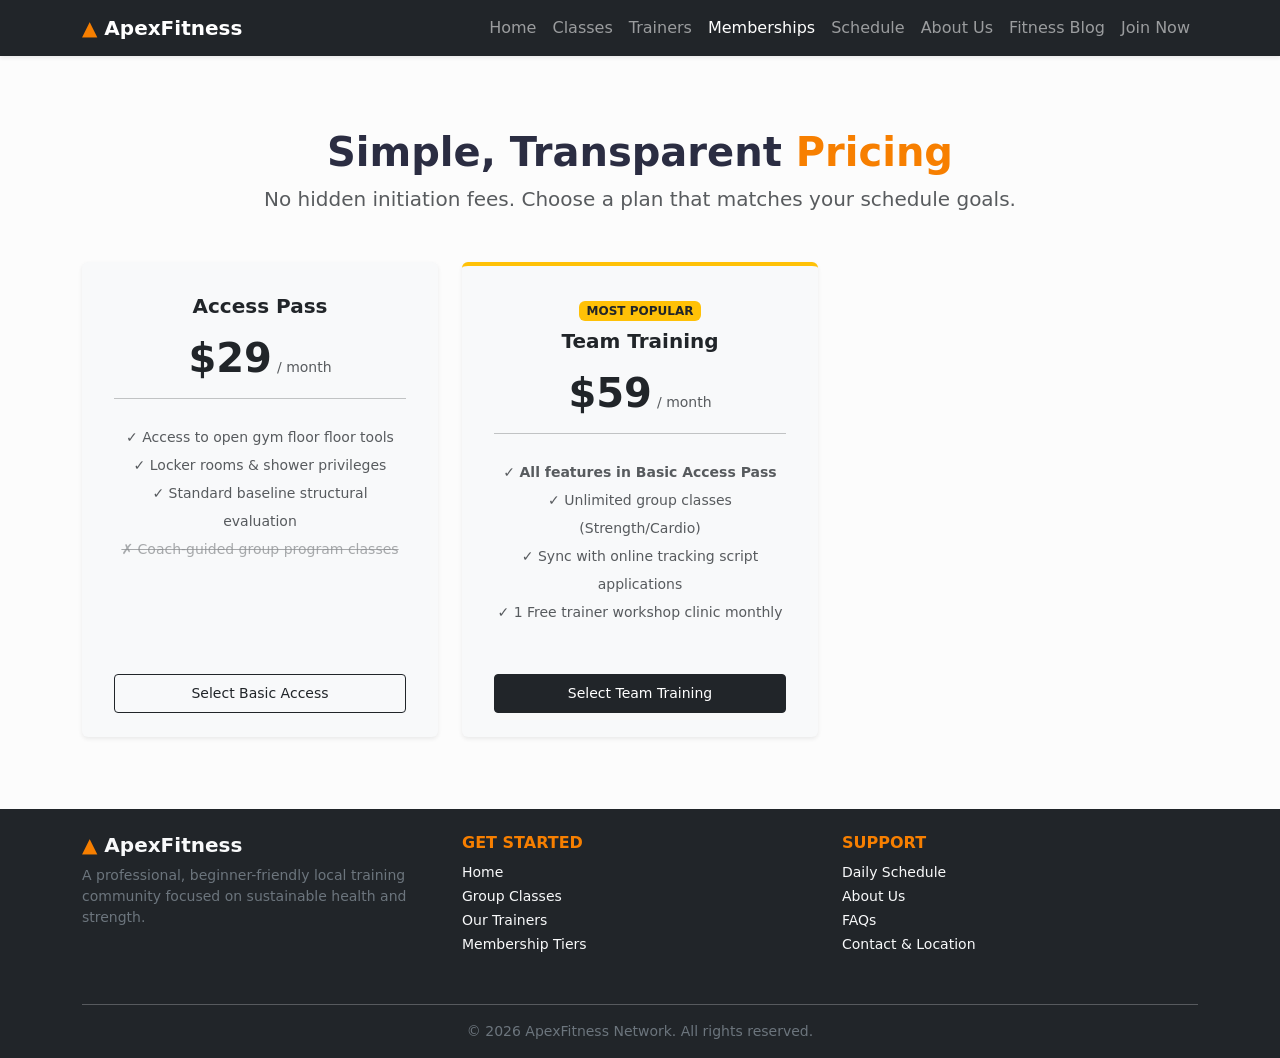
<file: pricing.html>
<!DOCTYPE html>
<html lang="en">
<head>
    <meta charset="UTF-8">
    <meta name="viewport" content="width=device-width, initial-scale=1.0">
    <title>ApexFitness | Membership Tiers</title>
    <link href="https://cdn.jsdelivr.net/npm/bootstrap@5.3.3/dist/css/bootstrap.min.css" rel="stylesheet">
    <link rel="stylesheet" href="css/style.css">
</head>
<body>

    <header>
        <nav class="navbar navbar-expand-lg navbar-dark bg-dark shadow-sm">
            <div class="container">
                <a class="navbar-brand fw-bold" href="index.html"><span class="text-fitness-orange">▲</span> ApexFitness</a>
                <button class="navbar-toggler" type="button" data-bs-toggle="collapse" data-bs-target="#navMenu"><span class="navbar-toggler-icon"></span></button>
                <div class="collapse navbar-collapse" id="navMenu">
                    <ul class="navbar-nav ms-auto">
                        <li class="nav-item"><a class="nav-link" href="index.html">Home</a></li>
                        <li class="nav-item"><a class="nav-link" href="classes.html">Classes</a></li>
                        <li class="nav-item"><a class="nav-link" href="trainers.html">Trainers</a></li>
                        <li class="nav-item"><a class="nav-link active" href="pricing.html">Memberships</a></li>
                        <li class="nav-item"><a class="nav-link" href="schedule.html">Schedule</a></li>
                        <li class="nav-item"><a class="nav-link" href="about.html">About Us</a></li>
                        <li class="nav-item"><a class="nav-link" href="blog.html">Fitness Blog</a></li>
                        <li class="nav-item"><a class="nav-link" href="contact.html">Join Now</a></li>
                    </ul>
                </div>
            </div>
        </nav>
    </header>

    <main class="py-5">
        <div class="container my-4">
            <div class="text-center mb-5">
                <h1 class="fw-bold">Simple, Transparent <span class="text-fitness-orange">Pricing</span></h1>
                <p class="lead text-muted">No hidden initiation fees. Choose a plan that matches your schedule goals.</p>
            </div>

            <div class="row row-cols-1 row-cols-md-3 g-4">
                <div class="col">
                    <div class="card h-100 border-0 bg-light text-center p-3 shadow-sm">
                        <div class="card-body">
                            <h5 class="fw-bold mb-2 text-dark">Access Pass</h5>
                            <div class="my-3">
                                <span class="display-6 fw-bold text-dark">$29</span>
                                <small class="text-muted">/ month</small>
                            </div>
                            <hr class="bg-secondary opacity-25">
                            <ul class="list-unstyled text-muted small my-4 lh-lg">
                                <li>✓ Access to open gym floor floor tools</li>
                                <li>✓ Locker rooms & shower privileges</li>
                                <li>✓ Standard baseline structural evaluation</li>
                                <li class="text-decoration-line-through text-muted opacity-50">✗ Coach-guided group program classes</li>
                            </ul>
                        </div>
                        <div class="card-footer bg-transparent border-0">
                            <a href="contact.html" class="btn btn-outline-dark btn-sm w-100 py-2">Select Basic Access</a>
                        </div>
                    </div>
                </div>

                <div class="col">
                    <div class="card h-100 border-0 bg-light text-center p-3 shadow-sm border-top border-4 border-warning">
                        <div class="card-body">
                            <span class="badge bg-warning text-dark text-uppercase small mb-2">Most Popular</span>
                            <h5 class="fw-bold mb-2 text-dark">Team Training</h5>
                            <div class="my-3">
                                <span class="display-6 fw-bold text-dark">$59</span>
                                <small class="text-muted">/ month</small>
                            </div>
                            <hr class="bg-secondary opacity-25">
                            <ul class="list-unstyled text-muted small my-4 lh-lg">
                                <li>✓ <strong>All features in Basic Access Pass</strong></li>
                                <li>✓ Unlimited group classes (Strength/Cardio)</li>
                                <li>✓ Sync with online tracking script applications</li>
                                <li>✓ 1 Free trainer workshop clinic monthly</li>
                            </ul>
                        </div>
                        <div class="card-footer bg-transparent border-0">
                            <a href="contact.html" class="btn btn-dark btn-sm w-100 py-2">Select Team Training</a>
                        </div>
                    </div>
                </div>
            </div>
        </div>
    </main>

    

    <footer class="bg-dark text-light pt-4 pb-3">
        <div class="container">
            <div class="row">
                <div class="col-md-4 mb-3">
                    <h5 class="fw-bold"><span class="text-fitness-orange">▲</span> ApexFitness</h5>
                    <p class="text-secondary small">A professional, beginner-friendly local training community focused on sustainable health and strength.</p>
                </div>
                <div class="col-md-4 mb-3 footer-links">
                    <h6 class="text-uppercase fw-bold text-fitness-orange">Get Started</h6>
                    <ul class="list-unstyled">
                        <li><a href="index.html" class="text-light text-decoration-none small">Home</a></li>
                        <li><a href="classes.html" class="text-light text-decoration-none small">Group Classes</a></li>
                        <li><a href="trainers.html" class="text-light text-decoration-none small">Our Trainers</a></li>
                        <li><a href="pricing.html" class="text-light text-decoration-none small">Membership Tiers</a></li>
                    </ul>
                </div>
                <div class="col-md-4 mb-3 footer-links">
                    <h6 class="text-uppercase fw-bold text-fitness-orange">Support</h6>
                    <ul class="list-unstyled">
                        <li><a href="schedule.html" class="text-light text-decoration-none small">Daily Schedule</a></li>
                        <li><a href="about.html" class="text-light text-decoration-none small">About Us</a></li>
                        <li><a href="faq.html" class="text-light text-decoration-none small">FAQs</a></li>
                        <li><a href="contact.html" class="text-light text-decoration-none small">Contact & Location</a></li>
                    </ul>
                </div>
            </div>
            <hr class="bg-secondary">
            <div class="text-center text-secondary small">
                <p class="mb-0">&copy; 2026 ApexFitness Network. All rights reserved.</p>
            </div>
        </div>
    </footer>

    <script src="https://cdn.jsdelivr.net/npm/bootstrap@5.3.3/dist/js/bootstrap.bundle.min.js"></script>
</body>
</html>
</file>
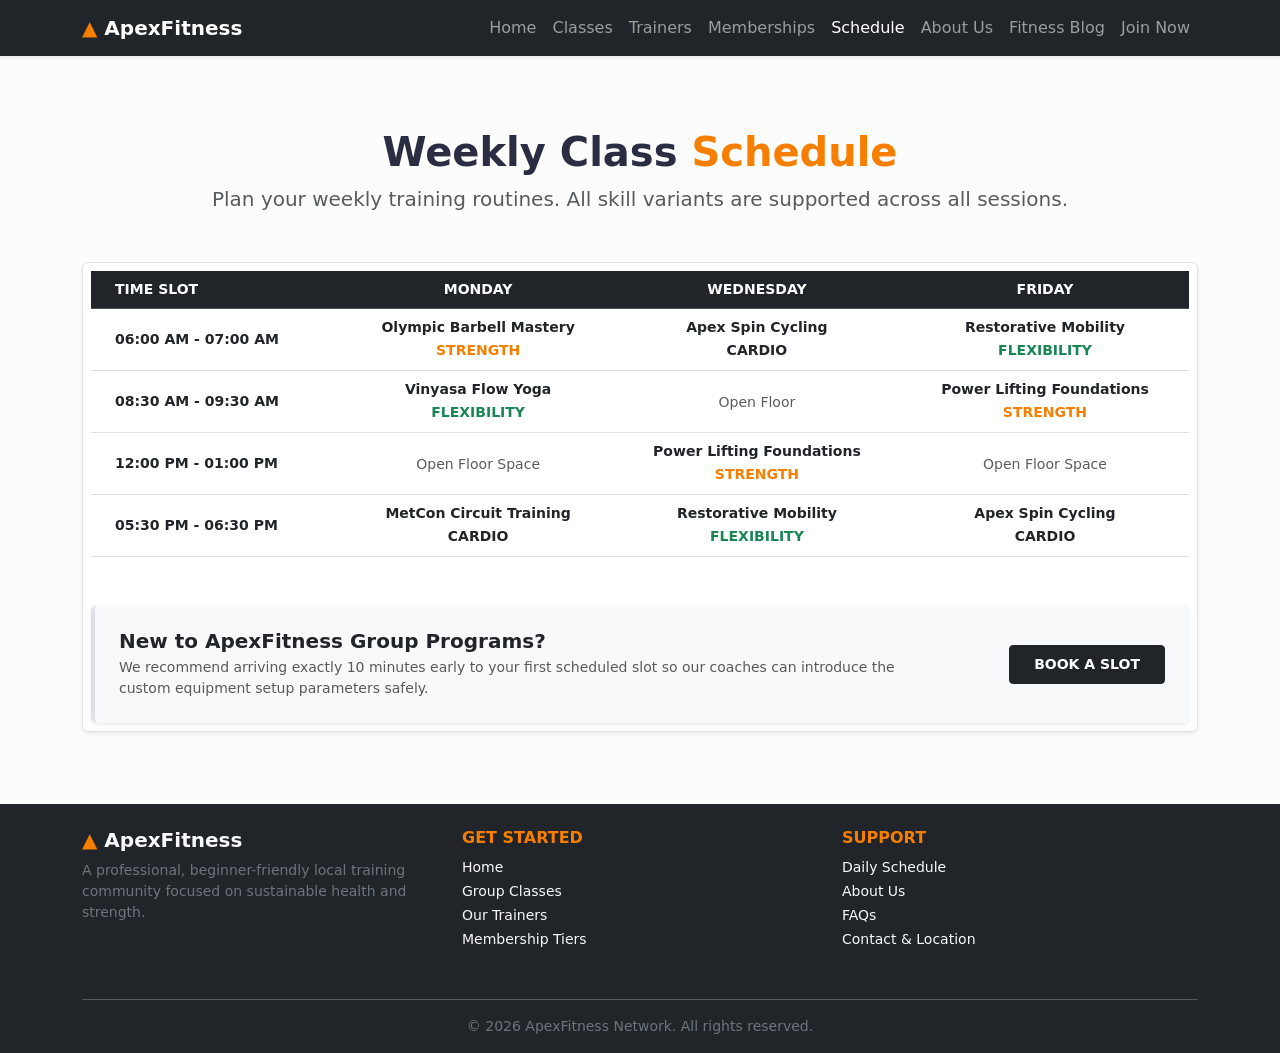
<file: schedule.html>
<!DOCTYPE html>
<html lang="en">
<head>
    <meta charset="UTF-8">
    <meta name="viewport" content="width=device-width, initial-scale=1.0">
    <title>ApexFitness | Class Schedule</title>
    <link href="https://cdn.jsdelivr.net/npm/bootstrap@5.3.3/dist/css/bootstrap.min.css" rel="stylesheet">
    <link rel="stylesheet" href="css/style.css">
</head>
<body>

    <header>
        <nav class="navbar navbar-expand-lg navbar-dark bg-dark shadow-sm">
            <div class="container">
                <a class="navbar-brand fw-bold" href="index.html"><span class="text-fitness-orange">▲</span> ApexFitness</a>
                <button class="navbar-toggler" type="button" data-bs-toggle="collapse" data-bs-target="#navMenu"><span class="navbar-toggler-icon"></span></button>
                <div class="collapse navbar-collapse" id="navMenu">
                    <ul class="navbar-nav ms-auto">
                        <li class="nav-item"><a class="nav-link" href="index.html">Home</a></li>
                        <li class="nav-item"><a class="nav-link" href="classes.html">Classes</a></li>
                        <li class="nav-item"><a class="nav-link" href="trainers.html">Trainers</a></li>
                        <li class="nav-item"><a class="nav-link" href="pricing.html">Memberships</a></li>
                        <li class="nav-item"><a class="nav-link active" href="schedule.html">Schedule</a></li>
                        <li class="nav-item"><a class="nav-link" href="about.html">About Us</a></li>
                        <li class="nav-item"><a class="nav-link" href="blog.html">Fitness Blog</a></li>
                        <li class="nav-item"><a class="nav-link" href="contact.html">Join Now</a></li>
                    </ul>
                </div>
            </div>
        </nav>
    </header>

    <main class="py-5">
        <div class="container my-4">
            <div class="text-center mb-5">
                <h1 class="fw-bold">Weekly Class <span class="text-fitness-orange">Schedule</span></h1>
                <p class="lead text-muted">Plan your weekly training routines. All skill variants are supported across all sessions.</p>
            </div>

            <div class="table-responsive shadow-sm rounded border bg-white p-2">
                <table class="table table-hover align-middle mb-0 text-center">
                    <thead class="table-dark text-uppercase small">
                        <tr>
                            <th scope="col" class="text-start ps-4">Time Slot</th>
                            <th scope="col">Monday</th>
                            <th scope="col">Wednesday</th>
                            <th scope="col">Friday</th>
                        </tr>
                    </thead>
                    <tbody>
                        <tr>
                            <td class="text-start fw-bold text-dark ps-4 small">06:00 AM - 07:00 AM</td>
                            <td>
                                <span class="d-block fw-bold small text-dark">Olympic Barbell Mastery</span>
                                <small class="text-fitness-orange fw-bold extra-small text-uppercase">Strength</small>
                            </td>
                            <td>
                                <span class="d-block fw-bold small text-dark">Apex Spin Cycling</span>
                                <small class="text-warning text-dark fw-bold extra-small text-uppercase">Cardio</small>
                            </td>
                            <td>
                                <span class="d-block fw-bold small text-dark">Restorative Mobility</span>
                                <small class="text-success fw-bold extra-small text-uppercase">Flexibility</small>
                            </td>
                        </tr>

                        <tr>
                            <td class="text-start fw-bold text-dark ps-4 small">08:30 AM - 09:30 AM</td>
                            <td>
                                <span class="d-block fw-bold small text-dark">Vinyasa Flow Yoga</span>
                                <small class="text-success fw-bold extra-small text-uppercase">Flexibility</small>
                            </td>
                            <td>
                                <span class="text-muted small italic">Open Floor</span>
                            </td>
                            <td>
                                <span class="d-block fw-bold small text-dark">Power Lifting Foundations</span>
                                <small class="text-fitness-orange fw-bold extra-small text-uppercase">Strength</small>
                            </td>
                        </tr>

                        <tr>
                            <td class="text-start fw-bold text-dark ps-4 small">12:00 PM - 01:00 PM</td>
                            <td>
                                <span class="text-muted small">Open Floor Space</span>
                            </td>
                            <td>
                                <span class="d-block fw-bold small text-dark">Power Lifting Foundations</span>
                                <small class="text-fitness-orange fw-bold extra-small text-uppercase">Strength</small>
                            </td>
                            <td>
                                <span class="text-muted small">Open Floor Space</span>
                            </td>
                        </tr>

                        <tr>
                            <td class="text-start fw-bold text-dark ps-4 small">05:30 PM - 06:30 PM</td>
                            <td>
                                <span class="d-block fw-bold small text-dark">MetCon Circuit Training</span>
                                <small class="text-warning text-dark fw-bold extra-small text-uppercase">Cardio</small>
                            </td>
                            <td>
                                <span class="d-block fw-bold small text-dark">Restorative Mobility</span>
                                <small class="text-success fw-bold extra-small text-uppercase">Flexibility</small>
                            </td>
                            <td>
                                <span class="d-block fw-bold small text-dark">Apex Spin Cycling</span>
                                <small class="text-warning text-dark fw-bold extra-small text-uppercase">Cardio</small>
                            </td>
                        </tr>
                    </tbody>
                </table>
                <div class="mt-5 p-4 rounded bg-light border-start border-4 border-fitness-orange shadow-sm text-md-start text-center">
                <div class="row align-items-center">
                    <div class="col-md-9 mb-3 mb-md-0">
                        <h5 class="fw-bold text-dark mb-1">New to ApexFitness Group Programs?</h5>
                        <p class="text-muted small mb-0">We recommend arriving exactly 10 minutes early to your first scheduled slot so our coaches can introduce the custom equipment setup parameters safely.</p>
                    </div>
                    <div class="col-md-3 text-md-end">
                        <a href="contact.html" class="btn btn-dark btn-sm px-4 py-2 fw-bold text-uppercase">Book A Slot</a>
                    </div>
                </div>
            </div>
            </div>
            </div>
    </main>

    <footer class="bg-dark text-light pt-4 pb-3">
        <div class="container">
            <div class="row">
                <div class="col-md-4 mb-3">
                    <h5 class="fw-bold"><span class="text-fitness-orange">▲</span> ApexFitness</h5>
                    <p class="text-secondary small">A professional, beginner-friendly local training community focused on sustainable health and strength.</p>
                </div>
                <div class="col-md-4 mb-3 footer-links">
                    <h6 class="text-uppercase fw-bold text-fitness-orange">Get Started</h6>
                    <ul class="list-unstyled">
                        <li><a href="index.html" class="text-light text-decoration-none small">Home</a></li>
                        <li><a href="classes.html" class="text-light text-decoration-none small">Group Classes</a></li>
                        <li><a href="trainers.html" class="text-light text-decoration-none small">Our Trainers</a></li>
                        <li><a href="pricing.html" class="text-light text-decoration-none small">Membership Tiers</a></li>
                    </ul>
                </div>
                <div class="col-md-4 mb-3 footer-links">
                    <h6 class="text-uppercase fw-bold text-fitness-orange">Support</h6>
                    <ul class="list-unstyled">
                        <li><a href="schedule.html" class="text-light text-decoration-none small">Daily Schedule</a></li>
                        <li><a href="about.html" class="text-light text-decoration-none small">About Us</a></li>
                        <li><a href="faq.html" class="text-light text-decoration-none small">FAQs</a></li>
                        <li><a href="contact.html" class="text-light text-decoration-none small">Contact & Location</a></li>
                    </ul>
                </div>
            </div>
            <hr class="bg-secondary">
            <div class="text-center text-secondary small">
                <p class="mb-0">&copy; 2026 ApexFitness Network. All rights reserved.</p>
            </div>
        </div>
    </footer>

    <script src="https://cdn.jsdelivr.net/npm/bootstrap@5.3.3/dist/js/bootstrap.bundle.min.js"></script>
</body>
</html>
</file>
<file: css/style.css>
/* ======================================
   Global Page Styling
   Sets the default background and text colours used across the website.
====================================== */
body {
    background-color: #fcfcfc; 
    color: #2b2d42;            
}

/* ======================================
   Custom Brand Colour
   Applies the ApexFitness orange theme to highlighted text.
====================================== */
.text-fitness-orange {
    color: #f77f00; 
}

/* ======================================
   Footer Navigation
   Highlights footer links when the user hovers over them.
====================================== */
.footer-links a:hover {
    text-decoration: underline !important;
    color: #f77f00 !important;
}

/* ======================================
   Form Input Focus
   Changes the border and glow colour when an input field is selected.
====================================== */
.form-control:focus, .form-select:focus {
    border-color: #f77f00 !important;
    box-shadow: 0 0 0 0.25rem rgba(247, 127, 0, 0.25) !important;
}

/* ======================================
   Contact Form
   Adds a decorative top border to distinguish the contact form.
====================================== */
#contactGymForm {
    border-top: 4px solid #212529 !important;
}

/* Styles the homepage hero section with a full-width background image and dark overlay for better text readability */
.hero-section {
    min-height: 90vh;

    background:
        linear-gradient(rgba(0, 0, 0, 0.55), rgba(0, 0, 0, 0.55)),
        url("../images/gym.webp") center/cover no-repeat;

    display: flex;
    align-items: center;
}
</file>
